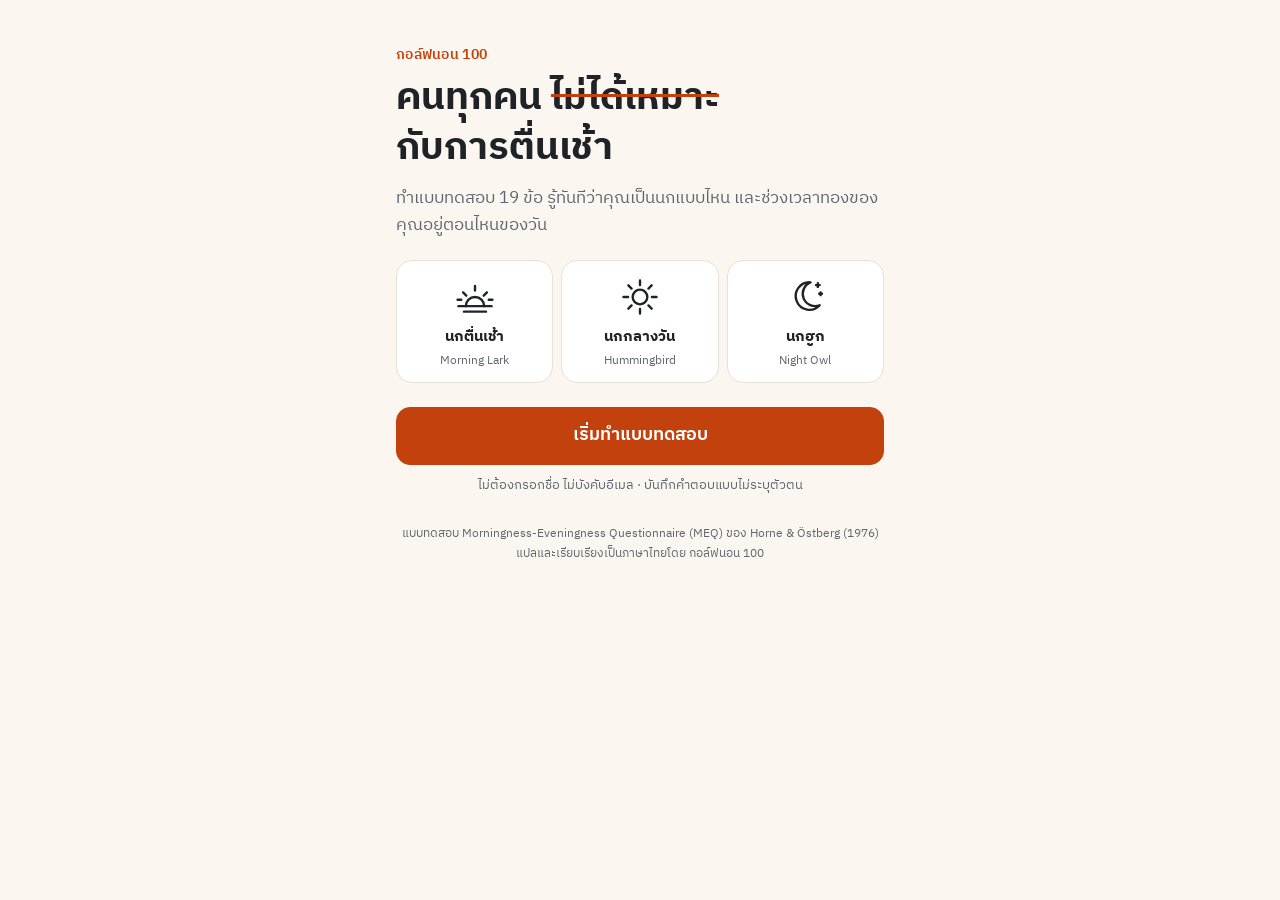
<file: index.html>
<!doctype html>
<html lang="th">
<head>
  <meta charset="utf-8">
  <meta name="viewport" content="width=device-width, initial-scale=1, viewport-fit=cover">
  <meta name="color-scheme" content="light">
  <meta name="theme-color" content="#FBF7F0">
  <title>คุณเป็นนกแบบไหน? แบบทดสอบ MEQ | กอล์ฟนอน 100</title>
  <meta name="description" content="แบบทดสอบ MEQ 19 ข้อ ฉบับภาษาไทย รู้ทันทีว่าคุณเป็นนกตื่นเช้า นกกลางวัน หรือนกฮูก และช่วงเวลาทองของคุณอยู่ตอนไหน">
  <meta property="og:type" content="website">
  <meta property="og:title" content="คนทุกคน ไม่ได้เหมาะกับการตื่นเช้า — คุณเป็นนกแบบไหน?">
  <meta property="og:description" content="แบบทดสอบ MEQ 19 ข้อ ฉบับภาษาไทย รู้ผลทันที | กอล์ฟนอน 100">
  <meta property="og:image" content="https://golf-chayanant.github.io/meq-quiz/og/default.png">
  <link rel="preconnect" href="https://fonts.googleapis.com">
  <link rel="preconnect" href="https://fonts.gstatic.com" crossorigin>
  <link href="https://fonts.googleapis.com/css2?family=IBM+Plex+Sans+Thai:wght@400;500;600;700&display=swap" rel="stylesheet">
  <link rel="stylesheet" href="style.css">
</head>
<body>
  <main id="app">

    <!-- หน้าแรก -->
    <section id="intro" class="screen active">
      <p class="brand">กอล์ฟนอน 100</p>
      <h1>คนทุกคน <span class="strike">ไม่ได้เหมาะ</span><br>กับการตื่นเช้า</h1>
      <p class="lead">ทำแบบทดสอบ 19 ข้อ รู้ทันทีว่าคุณเป็นนกแบบไหน และช่วงเวลาทองของคุณอยู่ตอนไหนของวัน</p>

      <div class="birds">
        <div class="bird lark"><span class="ico" data-icon="lark"></span><b>นกตื่นเช้า</b><small>Morning Lark</small></div>
        <div class="bird middle"><span class="ico" data-icon="middle"></span><b>นกกลางวัน</b><small>Hummingbird</small></div>
        <div class="bird owl"><span class="ico" data-icon="owl"></span><b>นกฮูก</b><small>Night Owl</small></div>
      </div>

      <button id="start" class="btn primary big">เริ่มทำแบบทดสอบ</button>
      <p class="trust">ไม่ต้องกรอกชื่อ ไม่บังคับอีเมล · บันทึกคำตอบแบบไม่ระบุตัวตน</p>

      <p class="credit">แบบทดสอบ Morningness-Eveningness Questionnaire (MEQ) ของ Horne &amp; Östberg (1976)<br>แปลและเรียบเรียงเป็นภาษาไทยโดย กอล์ฟนอน 100</p>
    </section>

    <!-- คำถาม -->
    <section id="quiz" class="screen">
      <div class="topbar">
        <button id="back" class="icon-btn" aria-label="ย้อนกลับ">
          <svg viewBox="0 0 24 24" width="22" height="22"><path d="M15 5l-7 7 7 7" fill="none" stroke="currentColor" stroke-width="2.2" stroke-linecap="round" stroke-linejoin="round"/></svg>
        </button>
        <div class="progress"><div id="bar"></div></div>
        <span id="count" class="count">1/19</span>
      </div>
      <div id="qwrap" class="qwrap">
        <p id="qnum" class="qnum">ข้อ 1</p>
        <h2 id="qtext"></h2>
        <div id="options" class="options" role="radiogroup"></div>
      </div>
    </section>

    <!-- ผลลัพธ์ -->
    <section id="result" class="screen">
      <article id="card" class="card">
        <div class="card-head">
          <span class="ico big" id="r-icon"></span>
          <p class="r-group" id="r-group"></p>
          <h2 id="r-name"></h2>
          <p class="r-en" id="r-en"></p>
          <p class="r-score" id="r-score"></p>
        </div>
        <p class="r-tagline" id="r-tagline"></p>
        <div class="chips">
          <div><small>เวลาตื่นที่ใช่</small><b id="r-wake"></b></div>
          <div><small>เวลานอนที่ใช่</small><b id="r-bed"></b></div>
        </div>
        <div class="golden">
          <small>ช่วงเวลาทองของคุณ</small>
          <b id="r-golden"></b>
          <span>เก็บงานที่ยากที่สุดของวันไว้ช่วงนี้</span>
        </div>
      </article>

      <div class="actions">
        <button id="save" class="btn primary">บันทึกรูปผลลัพธ์</button>
        <button id="share" class="btn">แชร์ให้เพื่อนลองทำ</button>
        <a id="comment" class="btn ghost" target="_blank" rel="noopener" hidden>แคปไปบอกกอล์ฟใต้โพสต์ ว่าได้ Type ไหน</a>
      </div>

      <section class="block">
        <h3>วันที่ใช่ของคุณ</h3>
        <ol id="r-day" class="day"></ol>
      </section>

      <section class="block">
        <h3>3 กฎของคุณ</h3>
        <ol id="r-rules" class="rules"></ol>
      </section>

      <section id="mail" class="block mail" hidden>
        <h3>ส่งผลเก็บไว้ในอีเมล</h3>
        <p>ได้ผลลัพธ์พร้อมตารางวันของ Type คุณไว้เปิดดูทีหลัง</p>
        <form id="mailform" novalidate>
          <input id="email" type="email" inputmode="email" autocomplete="email" placeholder="อีเมลของคุณ" required>
          <label class="consent"><input id="consent" type="checkbox"> ยินดีรับเรื่องการนอนและสุขภาพจาก กอล์ฟนอน 100 ทางอีเมลเป็นครั้งคราว (ไม่ติ๊กก็ได้รับผลตามปกติ)</label>
          <button class="btn primary" type="submit">ส่งผลเข้าอีเมล</button>
          <p id="mailmsg" class="mailmsg" role="status"></p>
        </form>
        <p class="fine">อีเมลนี้ใช้ส่งผลลัพธ์ให้คุณ และส่งข่าวสารเฉพาะเมื่อคุณติ๊กยินยอม ขอลบข้อมูลได้ทุกเมื่อโดยตอบกลับอีเมล</p>
      </section>

      <button id="retake" class="btn ghost">ทำแบบทดสอบใหม่</button>
      <p class="credit">ผลนี้เป็นแนวทางทำความรู้จักตัวเอง ไม่ใช่การวินิจฉัยทางการแพทย์<br>MEQ: Horne &amp; Östberg (1976) · แปลไทยโดย กอล์ฟนอน 100</p>
    </section>

    <!-- รูปสำหรับกดค้างบันทึก (สำรอง กรณีเครื่องดาวน์โหลดไม่ได้) -->
    <div id="sheet" class="sheet" hidden>
      <div class="sheet-inner">
        <p>กดค้างที่รูป แล้วเลือก "บันทึกรูปภาพ"</p>
        <img id="sheetimg" alt="ผลลัพธ์แบบทดสอบ MEQ">
        <a id="dl" class="btn" download="meq-result.png">ดาวน์โหลด</a>
        <button id="sheetclose" class="btn ghost">ปิด</button>
      </div>
    </div>
    <div id="toast" class="toast" role="status"></div>
  </main>

  <script src="config.js"></script>
  <script src="content.js"></script>
  <script src="app.js"></script>
</body>
</html>
</file>
<file: style.css>
:root {
  --bg: #FBF7F0;
  --ink: #1F2328;
  --muted: #5F6670;
  --line: #E7E0D4;
  --card: #FFFFFF;
  --accent: #C2410C;
  --accent-tint: #FFF1E8;
  --radius: 16px;
  --lark: #C2410C;
  --middle: #1D6FA5;
  --owl: #4C1D95;
}
* { box-sizing: border-box; }
[hidden] { display: none !important; }
html { -webkit-text-size-adjust: 100%; }
body {
  margin: 0;
  background: var(--bg);
  color: var(--ink);
  font-family: "IBM Plex Sans Thai", system-ui, -apple-system, sans-serif;
  font-size: 17px;
  line-height: 1.6;
  -webkit-tap-highlight-color: transparent;
}
#app {
  max-width: 520px;
  margin: 0 auto;
  padding: 20px 16px calc(32px + env(safe-area-inset-bottom));
  min-height: 100svh;
}
.screen { display: none; }
.screen.active { display: block; animation: fade .25s ease; }
@keyframes fade { from { opacity: 0; transform: translateY(6px); } to { opacity: 1; transform: none; } }

h1, h2, h3 { line-height: 1.3; margin: 0; }
h1 { font-size: 32px; font-weight: 700; margin: 8px 0 12px; }
.strike { text-decoration: line-through; text-decoration-thickness: 3px; text-decoration-color: var(--accent); }
.brand { margin: 8px 0 0; font-size: 14px; font-weight: 600; letter-spacing: .02em; color: var(--accent); }
.lead { color: var(--muted); margin: 0 0 20px; }

/* นก 3 ประเภท */
.birds { display: grid; grid-template-columns: repeat(3, 1fr); gap: 8px; margin-bottom: 24px; }
.bird {
  background: var(--card); border: 1px solid var(--line); border-radius: var(--radius);
  padding: 14px 6px 12px; text-align: center; display: flex; flex-direction: column; align-items: center; gap: 2px;
}
.bird b { font-size: 15px; }
.bird small { font-size: 12px; color: var(--muted); }
.ico { display: inline-flex; width: 44px; height: 44px; margin-bottom: 4px; }
.ico svg { width: 100%; height: 100%; }
.ico.big { width: 72px; height: 72px; }

/* ปุ่ม */
.btn {
  display: flex; align-items: center; justify-content: center; width: 100%;
  min-height: 52px; padding: 12px 18px; border-radius: 14px;
  border: 1.5px solid var(--ink); background: var(--card); color: var(--ink);
  font: inherit; font-weight: 600; font-size: 16px; text-decoration: none; text-align: center;
  cursor: pointer;
}
.btn.primary { background: var(--accent); border-color: var(--accent); color: #fff; }
.btn.ghost { border-color: var(--line); background: transparent; font-weight: 500; }
.btn.big { min-height: 58px; font-size: 18px; }
.btn:active { transform: scale(.98); }
.btn:disabled { opacity: .6; }
.trust { font-size: 13px; color: var(--muted); text-align: center; margin: 10px 0 28px; }
.credit { font-size: 12px; color: var(--muted); text-align: center; margin: 20px 0 0; line-height: 1.7; }

/* คำถาม */
.topbar { display: flex; align-items: center; gap: 12px; margin-bottom: 28px; }
.icon-btn {
  flex: none; width: 40px; height: 40px; border-radius: 50%; border: 1px solid var(--line);
  background: var(--card); color: var(--ink); display: grid; place-items: center; cursor: pointer;
}
.icon-btn:disabled { visibility: hidden; }
.progress { flex: 1; height: 8px; background: var(--line); border-radius: 99px; overflow: hidden; }
#bar { height: 100%; width: 0; background: var(--accent); border-radius: 99px; transition: width .3s ease; }
.count { flex: none; font-size: 14px; color: var(--muted); font-variant-numeric: tabular-nums; min-width: 40px; text-align: right; }
.qnum { margin: 0 0 6px; font-size: 14px; font-weight: 600; color: var(--accent); }
.qwrap h2 { font-size: 22px; font-weight: 600; margin-bottom: 22px; }
.options { display: flex; flex-direction: column; gap: 10px; }
.opt {
  width: 100%; min-height: 56px; padding: 14px 16px; text-align: left;
  border: 1.5px solid var(--line); border-radius: 14px; background: var(--card);
  font: inherit; font-size: 17px; color: var(--ink); cursor: pointer;
  transition: border-color .15s, background .15s;
}
.opt.selected { border-color: var(--accent); background: var(--accent-tint); font-weight: 600; }
@media (hover: hover) { .opt:hover { border-color: var(--accent); } }

/* ผลลัพธ์ */
.card {
  background: var(--card); border-radius: 22px; overflow: hidden;
  border: 1px solid var(--line); box-shadow: 0 6px 24px rgba(31,35,40,.06);
}
.card-head { background: var(--accent); color: #fff; text-align: center; padding: 26px 18px 22px; }
.card-head .ico { color: #fff; }
.r-group { margin: 6px 0 0; font-size: 15px; font-weight: 600; opacity: .9; }
.card-head h2 { font-size: 30px; font-weight: 700; margin: 2px 0 0; }
.r-en { margin: 0; font-size: 14px; opacity: .85; }
.r-score { display: inline-block; margin: 12px 0 0; padding: 4px 14px; border-radius: 99px; background: rgba(255,255,255,.18); font-size: 14px; font-weight: 600; }
.r-tagline { margin: 0; padding: 18px 18px 6px; font-size: 17px; font-weight: 500; text-align: center; }
.chips { display: grid; grid-template-columns: 1fr 1fr; gap: 10px; padding: 12px 16px 0; }
.chips div { background: var(--accent-tint); border-radius: 12px; padding: 10px 12px; text-align: center; }
.chips small, .golden small { display: block; font-size: 13px; color: var(--muted); }
.chips b { font-size: 17px; font-variant-numeric: tabular-nums; }
.golden { margin: 10px 16px 18px; padding: 14px; border-radius: 14px; border: 2px dashed var(--accent); text-align: center; }
.golden b { display: block; font-size: 26px; color: var(--accent); font-variant-numeric: tabular-nums; }
.golden span { font-size: 14px; color: var(--muted); }

.actions { display: flex; flex-direction: column; gap: 10px; margin: 18px 0 8px; }
.block { margin-top: 26px; }
.block h3 { font-size: 19px; margin-bottom: 12px; }
.day, .rules { list-style: none; margin: 0; padding: 0; display: flex; flex-direction: column; gap: 10px; }
.day li { background: var(--card); border: 1px solid var(--line); border-radius: 14px; padding: 12px 14px; }
.day li.gold { border: 2px solid var(--accent); background: var(--accent-tint); }
.day .t { display: block; font-size: 14px; font-weight: 600; color: var(--accent); font-variant-numeric: tabular-nums; }
.day b { display: block; }
.day p { margin: 2px 0 0; font-size: 15px; color: var(--muted); }
.rules { counter-reset: r; }
.rules li { counter-increment: r; position: relative; padding: 12px 14px 12px 50px; background: var(--card); border: 1px solid var(--line); border-radius: 14px; }
.rules li::before {
  content: counter(r); position: absolute; left: 12px; top: 12px; width: 26px; height: 26px;
  border-radius: 50%; background: var(--accent); color: #fff; font-weight: 700; font-size: 14px;
  display: grid; place-items: center;
}

.mail { background: var(--card); border: 1px solid var(--line); border-radius: var(--radius); padding: 18px 16px; }
.mail > p { margin: -6px 0 12px; color: var(--muted); font-size: 15px; }
.mail form { display: flex; flex-direction: column; gap: 12px; }
.mail input[type=email] {
  width: 100%; min-height: 52px; padding: 12px 14px; border-radius: 12px;
  border: 1.5px solid var(--line); font: inherit; font-size: 17px; background: #fff; color: var(--ink);
}
.mail input[type=email]:focus { outline: none; border-color: var(--accent); }
.consent { display: flex; gap: 10px; align-items: flex-start; font-size: 14px; color: var(--muted); line-height: 1.5; }
.consent input { width: 20px; height: 20px; margin: 1px 0 0; flex: none; accent-color: var(--accent); }
.mailmsg { margin: 0; font-size: 14px; min-height: 1em; }
.mailmsg.err { color: #B42318; }
.mailmsg.ok { color: #067647; }
.fine { font-size: 12px; color: var(--muted); margin: 12px 0 0; }
#retake { margin-top: 26px; }

/* แผ่นรูปสำรอง */
.sheet { position: fixed; inset: 0; background: rgba(0,0,0,.72); z-index: 10; display: grid; place-items: center; padding: 16px; }
.sheet[hidden] { display: none; }
.sheet-inner { width: 100%; max-width: 420px; background: var(--card); border-radius: 18px; padding: 16px; display: flex; flex-direction: column; gap: 10px; text-align: center; max-height: 100%; overflow: auto; }
.sheet-inner p { margin: 0; font-weight: 600; }
.sheet-inner img { width: 100%; border-radius: 12px; -webkit-touch-callout: default; }

.toast {
  position: fixed; left: 50%; bottom: calc(24px + env(safe-area-inset-bottom)); transform: translate(-50%, 20px);
  background: var(--ink); color: #fff; padding: 10px 18px; border-radius: 99px; font-size: 15px;
  opacity: 0; pointer-events: none; transition: all .25s ease; z-index: 20; max-width: calc(100% - 32px); text-align: center;
}
.toast.show { opacity: 1; transform: translate(-50%, 0); }

@media (min-width: 480px) {
  #app { padding-top: 36px; }
  h1 { font-size: 38px; }
}
</file>
